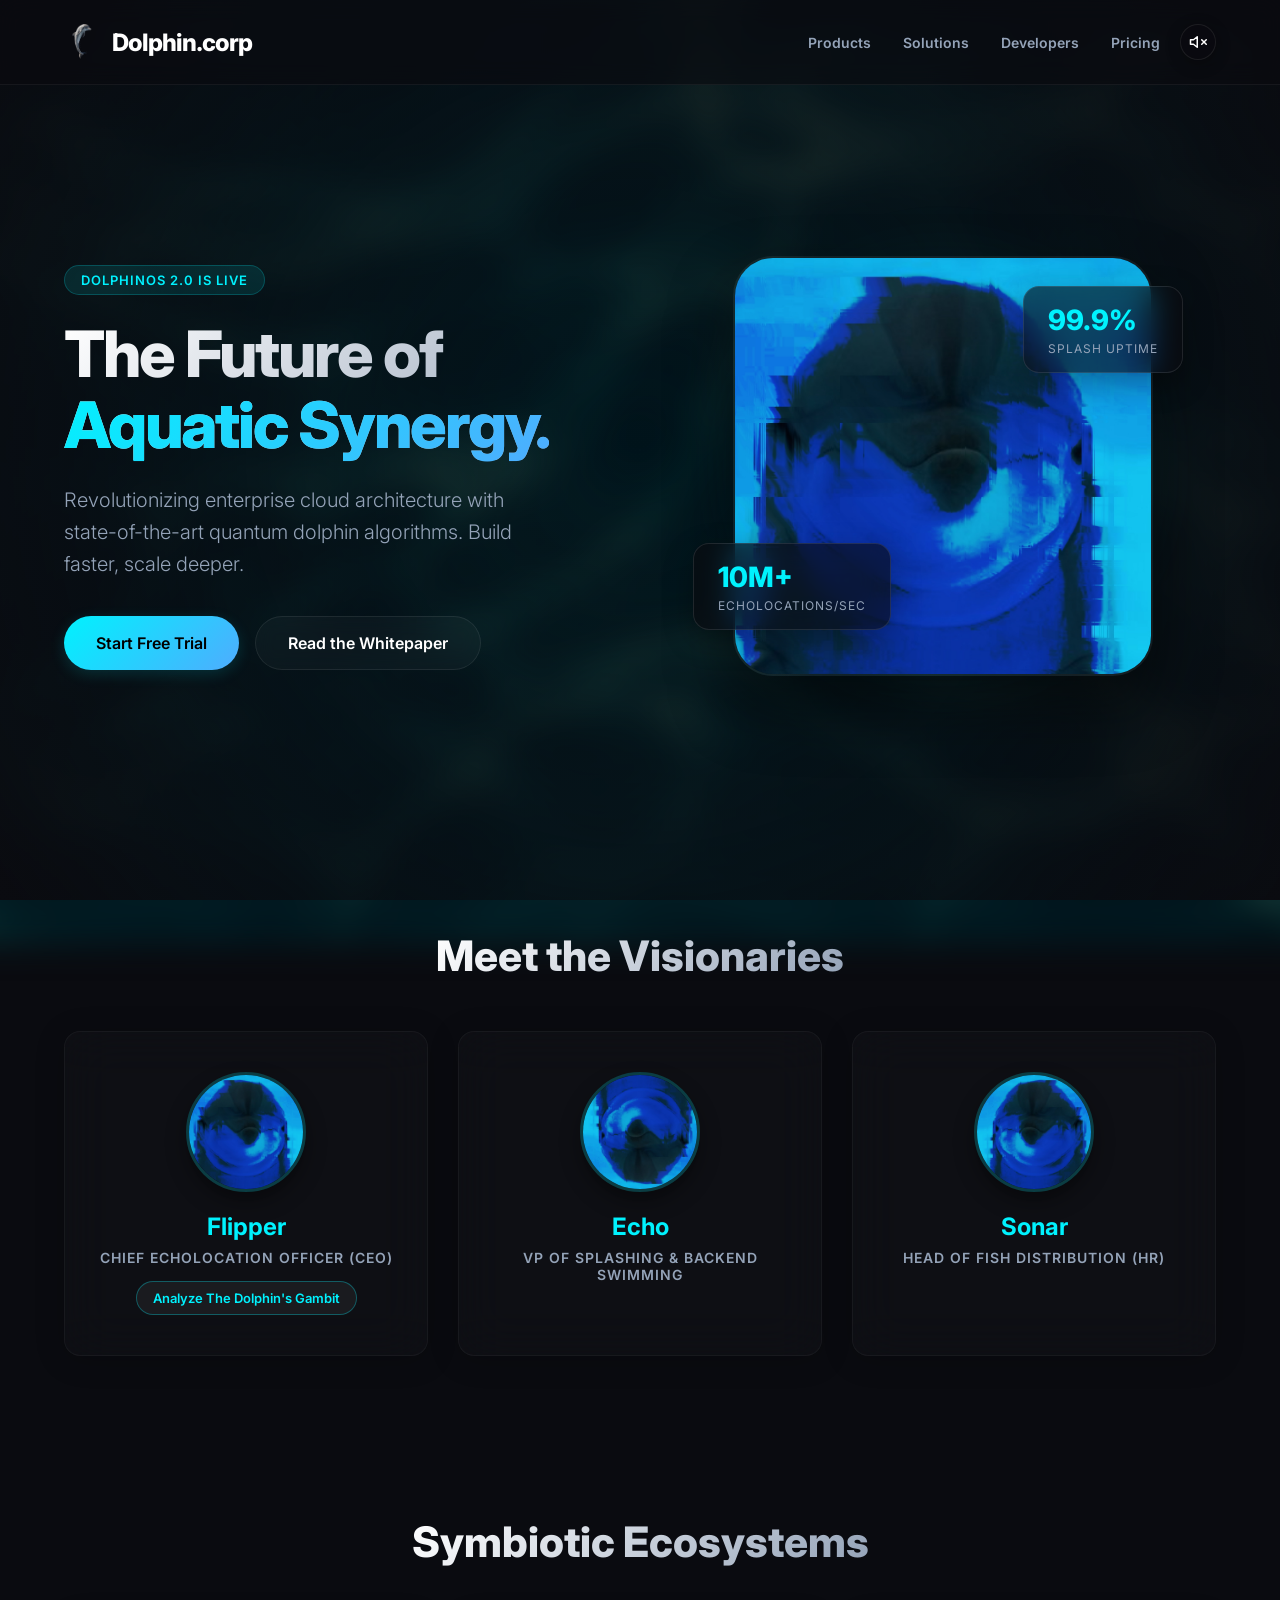
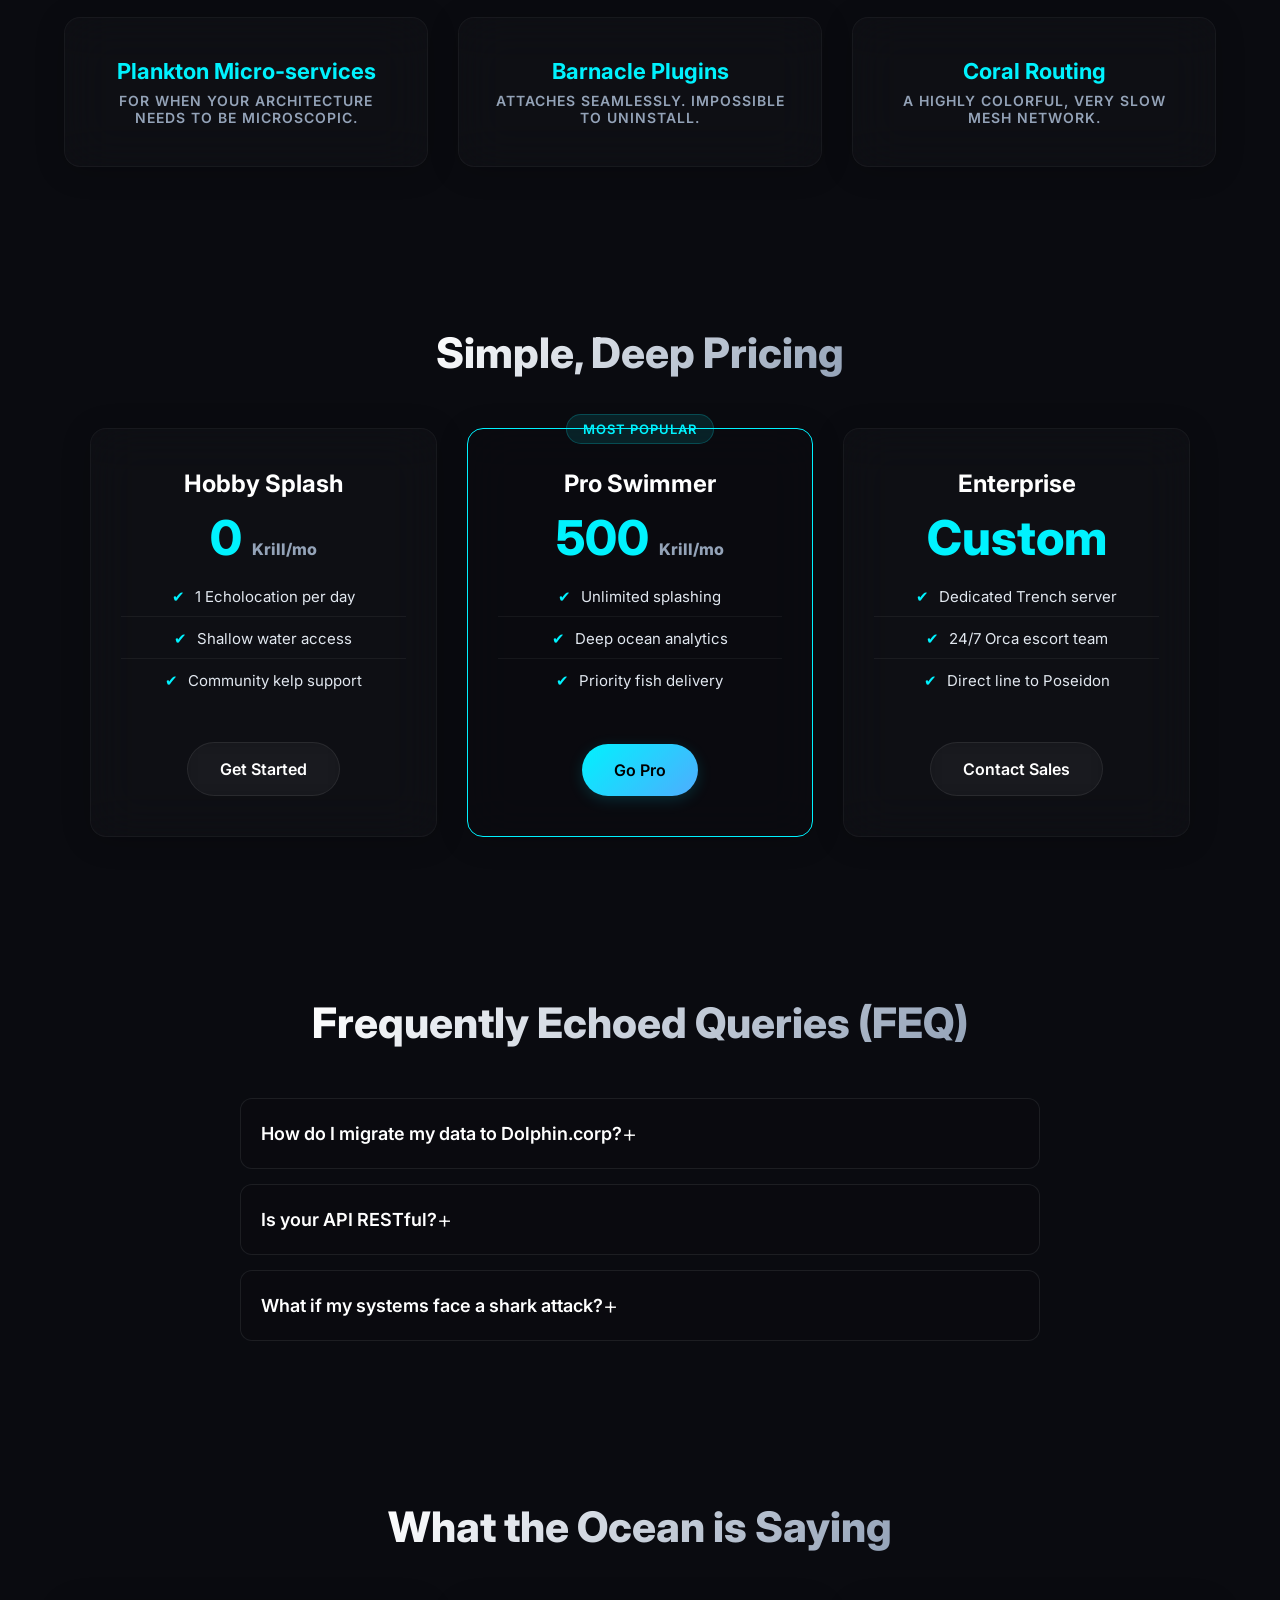
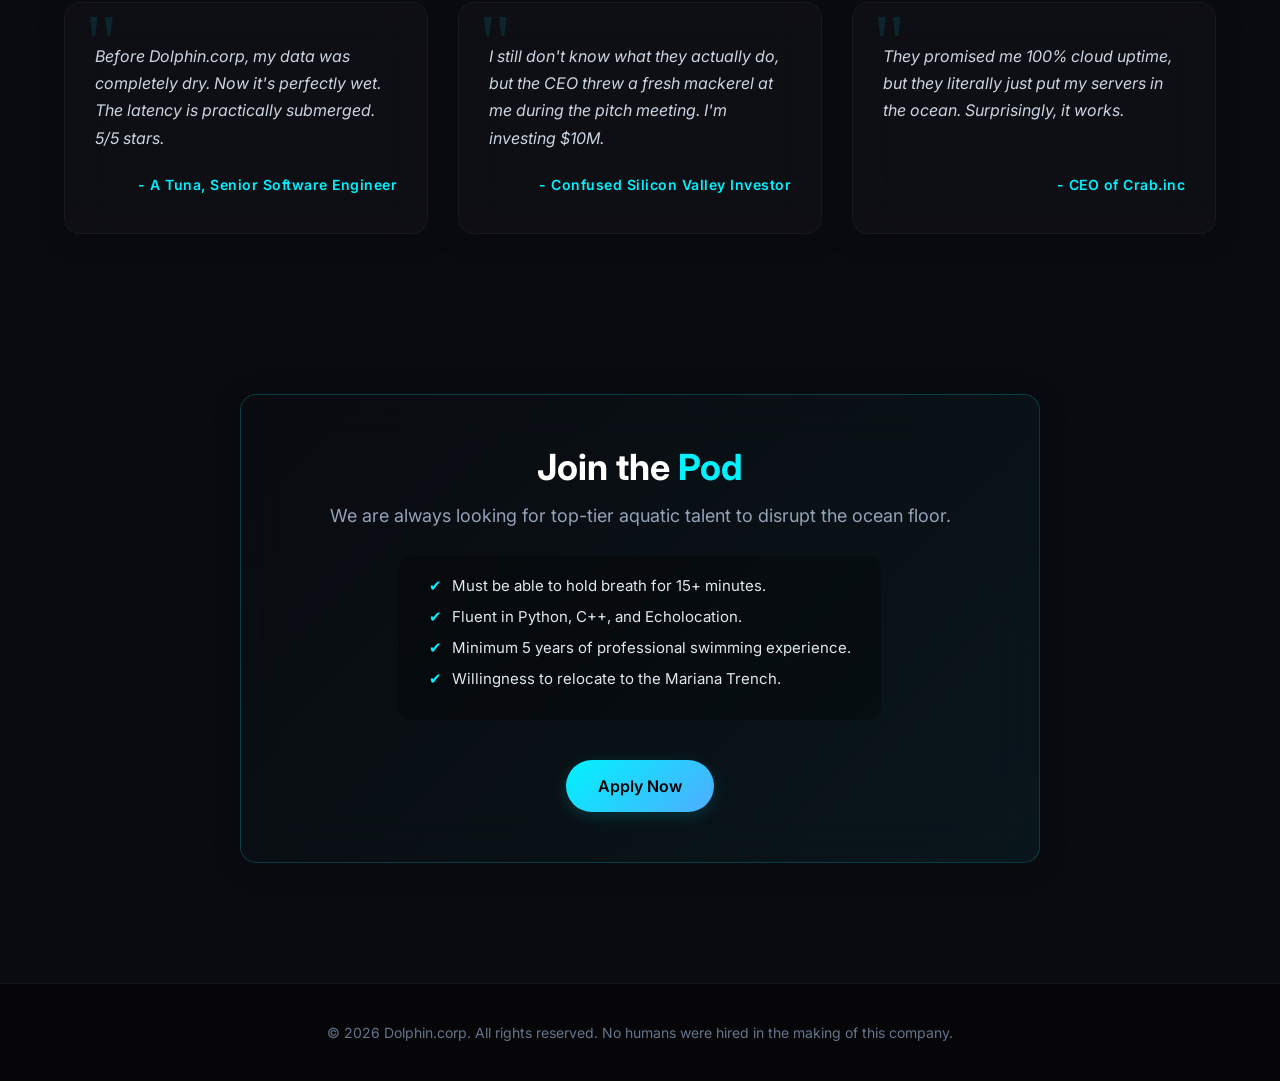
<file: index.html>
<!DOCTYPE html>
<html lang="en">

<head>
  <meta charset="UTF-8">
  <meta name="viewport" content="width=device-width, initial-scale=1.0">
  <title>Dolphin.corp | Aquatic Synergy</title>

  <!-- External CSS -->
  <link rel="stylesheet" href="style.css">

  <!-- Modern, sleek font from Google Fonts -->
  <link href="https://fonts.googleapis.com/css2?family=Inter:wght@300;400;600;800&display=swap" rel="stylesheet">
  
  <!-- SEO and Open Graph Tags -->
  <meta name="description" content="Revolutionizing enterprise cloud architecture with state-of-the-art quantum dolphin algorithms.">
  <meta property="og:title" content="Dolphin.corp | Aquatic Synergy">
  <meta property="og:description" content="Build faster, scale deeper. Explore our Web3 underwater assets and sonar-based load balancing.">
  <meta property="og:image" content="dolphinmini.png">
  <meta property="og:type" content="website">
  
  <!-- Favicon -->
  <link rel="icon" type="image/png" href="dolphinmini.png">

  <!-- Keep Google Analytics if they had it before -->
  <script async src="https://www.googletagmanager.com/gtag/js?id=G-6XYJWCW1GJ"></script>
  <script>
    window.dataLayer = window.dataLayer || [];
    function gtag() { dataLayer.push(arguments); }
    gtag('js', new Date());
    gtag('config', 'G-6XYJWCW1GJ');
  </script>

</head>

<body>

  <!-- Background Layers -->
  <div class="bg-image"></div>
  <div class="bg-overlay"></div>

  <!-- Glassmorphism Navbar -->
  <nav>
    <div class="logo" id="nav-logo">
      <img src="dolphinmini.png" alt="Logo">
      Dolphin.corp
    </div>
    <div class="nav-right">
      <div class="nav-links">
        <a class="nav-item">Products</a>
        <a class="nav-item">Solutions</a>
        <a class="nav-item">Developers</a>
        <a class="nav-item">Pricing</a>
      </div>
      <button id="audio-toggle" class="audio-toggle" aria-label="Toggle Audio" title="Toggle Background Audio">
        <svg class="icon-muted" width="18" height="18" viewBox="0 0 24 24" fill="none" stroke="currentColor" stroke-width="2" stroke-linecap="round" stroke-linejoin="round">
          <polygon points="11 5 6 9 2 9 2 15 6 15 11 19 11 5"></polygon>
          <line x1="23" y1="9" x2="17" y2="15"></line>
          <line x1="17" y1="9" x2="23" y2="15"></line>
        </svg>
        <svg class="icon-playing" width="18" height="18" viewBox="0 0 24 24" fill="none" stroke="currentColor" stroke-width="2" stroke-linecap="round" stroke-linejoin="round" style="display: none;">
          <polygon points="11 5 6 9 2 9 2 15 6 15 11 19 11 5"></polygon>
          <path d="M19.07 4.93a10 10 0 0 1 0 14.14M15.54 8.46a5 5 0 0 1 0 7.07"></path>
        </svg>
      </button>
      <button class="hamburger" id="hamburger-btn" aria-label="Menu">
        <span></span>
        <span></span>
        <span></span>
      </button>
    </div>
  </nav>

  <!-- Mobile Menu Overlay -->
  <div class="mobile-menu-overlay" id="mobile-menu">
    <div class="mobile-nav-links">
      <a class="nav-item mobile-item">Products</a>
      <a class="nav-item mobile-item">Solutions</a>
      <a class="nav-item mobile-item">Developers</a>
      <a class="nav-item mobile-item">Pricing</a>
    </div>
  </div>

  <!-- Main Hero Section -->
  <main class="hero">
    <div class="hero-content">
      <div class="text-content reveal">
        <div class="badge">DolphinOS 2.0 is live</div>
        <h1>The Future of <br><span>Aquatic Synergy.</span></h1>
        <p class="subtitle">Revolutionizing enterprise cloud architecture with state-of-the-art quantum dolphin
          algorithms. Build faster, scale deeper.</p>
        <div class="buttons">
          <button class="btn-primary" id="btn-start">Start Free Trial</button>
          <button class="btn-secondary" id="btn-docs">Read the Whitepaper</button>
        </div>
      </div>

      <div class="visual-content reveal delay-2">
        <div class="dolphin-container">
          <div class="glow"></div>
          <img src="dolphin.jpg" alt="Dolphin Masterpiece" class="dolphin-image" id="main-dolphin">

          <div class="stat-card top-right">
            <div class="stat-value">99.9%</div>
            <div class="stat-label">Splash Uptime</div>
          </div>

          <div class="stat-card bottom-left">
            <div class="stat-value">10M+</div>
            <div class="stat-label">Echolocations/sec</div>
          </div>
        </div>
      </div>
    </div>
  </main>

  <!-- TEAM SECTION -->
  <section class="content-section" id="team">
    <h2 class="section-title reveal">Meet the Visionaries</h2>
    <div class="grid-container">
      <div class="glass-card team-card reveal delay-1">
        <img src="dolphin.jpg" alt="CEO">
        <h3>Flipper</h3>
        <p class="role">Chief Echolocation Officer (CEO)</p>
        <a href="chess.html" class="btn-gambit">Analyze The Dolphin's Gambit</a>
      </div>
      <!-- Same image but hue rotated for comedy -->
      <div class="glass-card team-card reveal delay-2">
        <img src="dolphin1.jpg" alt="CEO">
        <h3>Echo</h3>
        <p class="role">VP of Splashing & Backend Swimming</p>
      </div>
      <div class="glass-card team-card reveal delay-3">
        <img src="dolphin2.jpg" alt="CEO">
        <h3>Sonar</h3>
        <p class="role">Head of Fish Distribution (HR)</p>
      </div>
    </div>
  </section>

  <!-- INTEGRATIONS SECTION -->
  <section class="content-section" id="integrations">
    <h2 class="section-title reveal">Symbiotic Ecosystems</h2>
    <div class="grid-container">
      <div class="glass-card team-card reveal delay-1" style="justify-content: center;">
        <h3 style="font-size: 22px;">Plankton Micro-services</h3>
        <p class="role">For when your architecture needs to be microscopic.</p>
      </div>
      <div class="glass-card team-card reveal delay-2" style="justify-content: center;">
        <h3 style="font-size: 22px;">Barnacle Plugins</h3>
        <p class="role">Attaches seamlessly. Impossible to uninstall.</p>
      </div>
      <div class="glass-card team-card reveal delay-3" style="justify-content: center;">
        <h3 style="font-size: 22px;">Coral Routing</h3>
        <p class="role">A highly colorful, very slow mesh network.</p>
      </div>
    </div>
  </section>

  <!-- PRICING SECTION -->
  <section class="content-section" id="pricing">
    <h2 class="section-title reveal">Simple, Deep Pricing</h2>
    <div class="pricing-grid">
      <div class="glass-card pricing-card reveal delay-1">
        <h3>Hobby Splash</h3>
        <div class="price">0 <span>Krill/mo</span></div>
        <ul class="requirements">
          <li>1 Echolocation per day</li>
          <li>Shallow water access</li>
          <li>Community kelp support</li>
        </ul>
        <button class="btn-secondary btn-pricing">Get Started</button>
      </div>
      <div class="glass-card pricing-card featured reveal delay-2">
        <div class="badge" style="position: absolute; top:-15px; left:50%; transform:translateX(-50%);">Most Popular
        </div>
        <h3>Pro Swimmer</h3>
        <div class="price">500 <span>Krill/mo</span></div>
        <ul class="requirements">
          <li>Unlimited splashing</li>
          <li>Deep ocean analytics</li>
          <li>Priority fish delivery</li>
        </ul>
        <button class="btn-primary btn-pricing">Go Pro</button>
      </div>
      <div class="glass-card pricing-card reveal delay-3">
        <h3>Enterprise</h3>
        <div class="price">Custom</div>
        <ul class="requirements">
          <li>Dedicated Trench server</li>
          <li>24/7 Orca escort team</li>
          <li>Direct line to Poseidon</li>
        </ul>
        <button class="btn-secondary btn-pricing">Contact Sales</button>
      </div>
    </div>
  </section>

  <!-- FEQ SECTION -->
  <section class="content-section" id="faq">
    <h2 class="section-title reveal">Frequently Echoed Queries (FEQ)</h2>
    <div class="faq-container reveal delay-1">

      <div class="faq-item">
        <button class="faq-question">How do I migrate my data to Dolphin.corp? <span class="icon">+</span></button>
        <div class="faq-answer">
          <p>It's simple. Just throw your hard drives directly into the ocean. Our specialized retrieval dolphins will
            locate them and upload the data via sonar.</p>
        </div>
      </div>

      <div class="faq-item">
        <button class="faq-question">Is your API RESTful? <span class="icon">+</span></button>
        <div class="faq-answer">
          <p>No, it is SPLASHful. Data transfers require constant kinetic movement. If your servers sit still, the
            packets will simply sink to the ocean floor.</p>
        </div>
      </div>

      <div class="faq-item">
        <button class="faq-question">What if my systems face a shark attack? <span class="icon">+</span></button>
        <div class="faq-answer">
          <p>Shark mitigation is not included in the Hobby or Pro tiers. Only Enterprise users receive our 24/7 Orca
            Escort mitigation service. Otherwise, you're on your own.</p>
        </div>
      </div>

    </div>
  </section>

  <!-- TESTIMONIALS SECTION -->
  <section class="content-section" id="testimonials">
    <h2 class="section-title reveal">What the Ocean is Saying</h2>
    <div class="grid-container">
      <div class="glass-card quote-card reveal delay-1">
        <p>Before Dolphin.corp, my data was completely dry. Now it's perfectly wet. The latency is practically
          submerged. 5/5 stars.</p>
        <div class="author">- A Tuna, Senior Software Engineer</div>
      </div>
      <div class="glass-card quote-card reveal delay-2">
        <p>I still don't know what they actually do, but the CEO threw a fresh mackerel at me during the pitch meeting.
          I'm investing $10M.</p>
        <div class="author">- Confused Silicon Valley Investor</div>
      </div>
      <div class="glass-card quote-card reveal delay-3">
        <p>They promised me 100% cloud uptime, but they literally just put my servers in the ocean. Surprisingly, it
          works.</p>
        <div class="author">- CEO of Crab.inc</div>
      </div>
    </div>
  </section>

  <!-- CAREER SECTION -->
  <section class="content-section" id="career">
    <div class="glass-card career-banner reveal">
      <h2>Join the <span>Pod</span></h2>
      <p class="desc">We are always looking for top-tier aquatic talent to disrupt the ocean floor.</p>
      <ul class="requirements">
        <li>Must be able to hold breath for 15+ minutes.</li>
        <li>Fluent in Python, C++, and Echolocation.</li>
        <li>Minimum 5 years of professional swimming experience.</li>
        <li>Willingness to relocate to the Mariana Trench.</li>
      </ul>
      <br>
      <button class="btn-primary" id="btn-apply">Apply Now</button>
    </div>
  </section>

  <!-- FOOTER -->
  <footer class="reveal">
    <p>© 2026 Dolphin.corp. All rights reserved. No humans were hired in the making of this company.</p>
  </footer>

  <!-- Mobile Bottom CTA -->
  <div class="mobile-bottom-cta">
    <button class="btn-primary" id="btn-mobile-start">Start Free Trial</button>
  </div>

  <!-- External JS -->
  <script src="app.js"></script>

</body>

</html>
</file>
<file: style.css>
:root {
    --primary: #00f2fe;
    --secondary: #4facfe;
    --dark: #0a0b10;
    --text: #e2e8f0;
  }

  * {
    margin: 0;
    padding: 0;
    box-sizing: border-box;
  }

  body {
    font-family: 'Inter', sans-serif;
    color: var(--text);
    background-color: var(--dark);
    overflow-x: hidden;
    min-height: 100vh;
    display: flex;
    flex-direction: column;
  }

  /* Background setup: using waves.jpg with a dark modern overlay */
  .bg-image {
    position: fixed;
    top: -5%; left: -5%;
    width: 110%; height: 110%;
    background-image: url('waves.jpg');
    background-size: cover;
    background-position: center;
    filter: blur(15px) brightness(0.25);
    z-index: -2;
  }

  .bg-overlay {
    position: fixed;
    top: 0; left: 0;
    width: 100%; height: 100%;
    background: radial-gradient(circle at center, transparent 0%, var(--dark) 100%);
    z-index: -1;
  }

  /* Navbar */
  nav {
    display: flex;
    justify-content: space-between;
    align-items: center;
    padding: 24px 5%;
    width: 100%;
    background: rgba(10, 11, 16, 0.6);
    backdrop-filter: blur(12px);
    -webkit-backdrop-filter: blur(12px);
    border-bottom: 1px solid rgba(255, 255, 255, 0.05);
    z-index: 10;
    position: sticky;
    top: 0;
  }

  .logo {
    display: flex;
    align-items: center;
    gap: 12px;
    font-size: 24px;
    font-weight: 800;
    letter-spacing: -1px;
    color: #fff;
    cursor: pointer;
  }

  .logo img {
    width: 36px;
    height: 36px;
    border-radius: 8px;
    object-fit: contain;
  }

  .nav-links {
    display: flex;
    gap: 32px;
  }

  .nav-links a {
    color: #94a3b8;
    text-decoration: none;
    font-size: 14px;
    font-weight: 600;
    transition: all 0.2s ease-out;
    cursor: pointer;
    display: inline-block;
  }

  .nav-links a:hover {
    color: var(--primary);
  }

  /* Hero Section */
  .hero {
    display: flex;
    align-items: center;
    justify-content: center;
    padding: 60px 5%;
    position: relative;
    min-height: 85vh;
  }

  .hero-content {
    max-width: 1200px;
    width: 100%;
    display: grid;
    grid-template-columns: 1fr 1fr;
    gap: 60px;
    align-items: center;
  }

  .text-content {
    display: flex;
    flex-direction: column;
    gap: 24px;
    z-index: 2;
  }

  .badge {
    align-self: flex-start;
    padding: 6px 16px;
    background: rgba(0, 242, 254, 0.1);
    border: 1px solid rgba(0, 242, 254, 0.2);
    border-radius: 20px;
    color: var(--primary);
    font-size: 13px;
    font-weight: 600;
    text-transform: uppercase;
    letter-spacing: 1px;
  }

  h1 {
    font-size: clamp(40px, 5vw, 64px);
    font-weight: 800;
    line-height: 1.1;
    letter-spacing: -2px;
    background: linear-gradient(135deg, #fff 0%, #94a3b8 100%);
    -webkit-background-clip: text;
    -webkit-text-fill-color: transparent;
  }

  h1 span {
    background: linear-gradient(135deg, var(--primary) 0%, var(--secondary) 100%);
    -webkit-background-clip: text;
    -webkit-text-fill-color: transparent;
  }

  p.subtitle {
    font-size: clamp(16px, 2vw, 20px);
    line-height: 1.6;
    color: #94a3b8;
    font-weight: 300;
    max-width: 480px;
  }

  .buttons {
    display: flex;
    gap: 16px;
    margin-top: 12px;
    flex-wrap: wrap;
  }

  button {
    padding: 16px 32px;
    border-radius: 30px;
    font-size: 16px;
    font-weight: 600;
    cursor: pointer;
    transition: all 0.4s cubic-bezier(0.25, 1, 0.5, 1);
    border: none;
    font-family: inherit;
    width: 100%;
    max-width: max-content;
  }

  .btn-primary {
    background: linear-gradient(135deg, var(--primary) 0%, var(--secondary) 100%);
    color: #000;
    box-shadow: 0 4px 15px rgba(0, 242, 254, 0.15);
  }

  .btn-primary:hover {
    transform: translateY(-1px);
    box-shadow: 0 8px 25px rgba(0, 242, 254, 0.3);
    filter: brightness(1.1);
  }

  .btn-secondary {
    background: rgba(255, 255, 255, 0.03);
    color: #fff;
    border: 1px solid rgba(255, 255, 255, 0.08);
    backdrop-filter: blur(10px);
    -webkit-backdrop-filter: blur(10px);
  }

  .btn-secondary:hover {
    background: rgba(255, 255, 255, 0.06);
    border-color: rgba(255, 255, 255, 0.15);
    transform: translateY(-1px);
  }

  /* Visual Content */
  .visual-content {
    position: relative;
    display: flex;
    justify-content: center;
    align-items: center;
    z-index: 1;
  }

  .dolphin-container {
    position: relative;
    width: 100%;
    max-width: 420px;
    aspect-ratio: 1/1;
    animation: float 6s ease-in-out infinite;
  }

  .dolphin-image {
    width: 100%;
    height: 100%;
    border-radius: 40px;
    object-fit: cover;
    box-shadow: 0 30px 60px rgba(0,0,0,0.5);
    border: 2px solid rgba(255, 255, 255, 0.05);
    cursor: pointer;
    transition: transform 0.3s ease;
  }

  .dolphin-image:hover {
    transform: scale(1.02);
  }

  .glow {
    position: absolute;
    top: 50%; left: 50%;
    transform: translate(-50%, -50%);
    width: 120%; height: 120%;
    background: radial-gradient(circle, rgba(0, 242, 254, 0.15) 0%, transparent 70%);
    z-index: -1;
    filter: blur(20px);
  }

  /* Floating stats cards */
  .stat-card {
    position: absolute;
    background: rgba(10, 11, 16, 0.6);
    backdrop-filter: blur(16px);
    -webkit-backdrop-filter: blur(16px);
    border: 1px solid rgba(255, 255, 255, 0.1);
    padding: 16px 24px;
    border-radius: 16px;
    display: flex;
    flex-direction: column;
    gap: 4px;
    box-shadow: 0 10px 30px rgba(0,0,0,0.3);
    pointer-events: none;
  }

  .stat-card.top-right {
    top: 30px; right: -30px;
    animation: float 7s ease-in-out infinite 1s;
  }

  .stat-card.bottom-left {
    bottom: 50px; left: -40px;
    animation: float 5s ease-in-out infinite 0.5s;
  }

  .stat-value {
    font-size: clamp(20px, 3vw, 28px);
    font-weight: 800;
    color: var(--primary);
  }

  .stat-label {
    font-size: 12px;
    color: #94a3b8;
    text-transform: uppercase;
    letter-spacing: 1px;
  }

  @keyframes float {
    0%, 100% { transform: translateY(0); }
    50% { transform: translateY(-20px); }
  }


  /* ======== NEW SECTIONS (TEAM, REVIEWS, CAREER, PRICING, FEQ) ======== */
  section.content-section {
    padding: 80px 5%;
    display: flex;
    flex-direction: column;
    align-items: center;
    position: relative;
    z-index: 2;
  }

  .section-title {
    font-size: clamp(28px, 4vw, 42px);
    font-weight: 800;
    margin-bottom: 50px;
    text-align: center;
    background: linear-gradient(135deg, #fff 0%, #94a3b8 100%);
    -webkit-background-clip: text;
    -webkit-text-fill-color: transparent;
  }

  .grid-container {
    display: grid;
    grid-template-columns: repeat(auto-fit, minmax(280px, 1fr));
    gap: 30px;
    width: 100%;
    max-width: 1200px;
  }

  .glass-card {
    background: rgba(255, 255, 255, 0.02);
    backdrop-filter: blur(24px);
    -webkit-backdrop-filter: blur(24px);
    border: 1px solid rgba(255, 255, 255, 0.04);
    border-radius: 16px;
    padding: 40px 30px;
    transition: all 0.4s cubic-bezier(0.25, 1, 0.5, 1);
    cursor: default;
    box-shadow: 0 4px 30px rgba(0, 0, 0, 0.2);
  }

  .glass-card:hover {
    transform: translateY(-2px);
    border: 1px solid rgba(255, 255, 255, 0.08);
    background: rgba(255, 255, 255, 0.03);
    box-shadow: 0 10px 40px rgba(0, 0, 0, 0.4);
  }

  /* Team & Integrations Section */
  .team-card {
    text-align: center;
    display: flex;
    flex-direction: column;
    align-items: center;
  }
  
  .team-card img {
    width: 120px;
    height: 120px;
    border-radius: 50%;
    object-fit: cover;
    margin-bottom: 20px;
    border: 3px solid rgba(0, 242, 254, 0.2);
    box-shadow: 0 10px 20px rgba(0,0,0,0.4);
  }

  .team-card h3 {
    font-size: 24px;
    color: var(--primary);
    margin-bottom: 8px;
  }

  .team-card .role {
    color: #94a3b8;
    font-size: 14px;
    text-transform: uppercase;
    letter-spacing: 1px;
    font-weight: 600;
  }

  .btn-gambit {
    margin-top: 15px;
    padding: 8px 16px;
    background: rgba(255, 255, 255, 0.05);
    border: 1px solid rgba(0, 242, 254, 0.3);
    border-radius: 20px;
    color: var(--primary);
    font-size: 13px;
    font-weight: 600;
    text-decoration: none;
    transition: all 0.3s cubic-bezier(0.25, 1, 0.5, 1);
  }
  
  .btn-gambit:hover {
    background: rgba(0, 242, 254, 0.1);
    transform: translateY(-2px);
    box-shadow: 0 4px 15px rgba(0, 242, 254, 0.2);
  }

  /* Pricing Section */
  .pricing-grid {
    display: grid;
    grid-template-columns: repeat(auto-fit, minmax(300px, 1fr));
    gap: 30px;
    width: 100%;
    max-width: 1100px;
  }

  .pricing-card {
    display: flex;
    flex-direction: column;
    align-items: center;
    text-align: center;
    position: relative;
    cursor: default;
  }

  .pricing-card.featured {
    border-color: var(--primary);
    background: rgba(10, 11, 16, 0.7);
    transform: scale(1.05);
  }

  .pricing-card.featured:hover {
    transform: scale(1.08);
  }

  .pricing-card h3 {
    font-size: 24px;
    color: #fff;
    margin-bottom: 10px;
  }

  .pricing-card .price {
    font-size: 48px;
    font-weight: 800;
    color: var(--primary);
    margin-bottom: 20px;
  }

  .pricing-card .price span {
    font-size: 16px;
    color: #94a3b8;
  }

  .pricing-card .requirements {
    width: 100%;
    margin-bottom: 30px;
    background: transparent;
    padding: 0;
  }

  .pricing-card .requirements li {
    justify-content: center;
    border-bottom: 1px solid rgba(255,255,255,0.05);
    padding-bottom: 10px;
  }
  .pricing-card .requirements li:last-child {
    border-bottom: none;
  }

  .btn-pricing {
    margin-top: auto;
    width: 100%;
  }

  /* FEQ Section */
  .faq-container {
    width: 100%;
    max-width: 800px;
    display: flex;
    flex-direction: column;
    gap: 15px;
  }

  .faq-item {
    background: rgba(10, 11, 16, 0.4);
    border: 1px solid rgba(255, 255, 255, 0.08);
    border-radius: 12px;
    overflow: hidden;
  }

  .faq-question {
    width: 100%;
    text-align: left;
    padding: 20px;
    background: transparent;
    border: none;
    color: #fff;
    font-size: 18px;
    font-weight: 600;
    display: flex;
    justify-content: space-between;
    align-items: center;
    cursor: pointer;
    font-family: inherit;
    border-radius: 0;
  }

  .faq-question:hover {
    color: var(--primary);
    transform: none;
    box-shadow: none;
  }

  .faq-question .icon {
    font-size: 24px;
    font-weight: 300;
    transition: transform 0.3s ease;
  }

  .faq-answer {
    max-height: 0;
    overflow: hidden;
    transition: max-height 0.3s ease-out, padding 0.3s ease;
    background: rgba(0, 0, 0, 0.2);
  }

  .faq-answer p {
    color: #cbd5e1;
    line-height: 1.6;
    padding: 0 20px;
  }

  .faq-item.active .faq-answer {
    max-height: 200px;
    padding: 0 0 20px 0;
  }

  .faq-item.active .faq-question .icon {
    transform: rotate(45deg);
  }

  /* Testimonials */
  .quote-card {
    display: flex;
    flex-direction: column;
    justify-content: space-between;
    position: relative;
  }

  .quote-card::before {
    content: '"';
    font-size: 80px;
    position: absolute;
    top: 0px;
    left: 20px;
    color: rgba(0, 242, 254, 0.1);
    font-family: serif;
    line-height: 1;
  }

  .quote-card p {
    font-size: 16px;
    line-height: 1.7;
    color: #cbd5e1;
    font-style: italic;
    margin-bottom: 24px;
    position: relative;
    z-index: 1;
  }

  .quote-card .author {
    color: var(--primary);
    font-weight: 600;
    text-align: right;
    font-size: 14px;
    letter-spacing: 0.5px;
  }

  /* Career Section */
  .career-banner {
    max-width: 800px;
    width: 100%;
    text-align: center;
    background: linear-gradient(135deg, rgba(10, 11, 16, 0.7) 0%, rgba(0, 242, 254, 0.05) 100%);
    padding: 50px 30px;
    border: 1px solid rgba(0, 242, 254, 0.2);
  }

  .career-banner h2 {
    font-size: clamp(28px, 4vw, 36px);
    color: #fff;
    margin-bottom: 16px;
  }
  .career-banner h2 span { color: var(--primary); }

  .career-banner p.desc {
    font-size: clamp(16px, 2vw, 18px);
    color: #94a3b8;
    margin-bottom: 30px;
  }

  .requirements {
    list-style: none;
    text-align: left;
    display: inline-block;
    margin-bottom: 40px;
    background: rgba(0,0,0,0.3);
    padding: 20px 30px;
    border-radius: 12px;
  }

  .requirements li {
    font-size: 15px;
    color: #e2e8f0;
    margin-bottom: 12px;
    display: flex;
    align-items: center;
    gap: 10px;
  }
  .requirements li::before {
    content: '✔';
    color: var(--primary);
  }

  .career-banner button {
    margin: 0 auto;
  }

  /* Footer */
  footer {
    text-align: center;
    padding: 40px 5%;
    border-top: 1px solid rgba(255, 255, 255, 0.05);
    background: rgba(0, 0, 0, 0.4);
    color: #64748b;
    font-size: 14px;
    position: relative;
    z-index: 2;
    margin-top: 40px;
  }

  /* Reveal Animations */
  .reveal {
    opacity: 0;
    transform: translateY(40px);
    transition: all 0.8s cubic-bezier(0.175, 0.885, 0.32, 1.275);
  }

  .reveal.active {
    opacity: 1;
    transform: translateY(0);
  }
  
  .reveal.delay-1 { transition-delay: 0.1s; }
  .reveal.delay-2 { transition-delay: 0.2s; }
  .reveal.delay-3 { transition-delay: 0.3s; }

  .nav-right {
    display: flex;
    align-items: center;
    gap: 20px;
  }

  /* Audio Toggle Button */
  .audio-toggle {
    width: 36px;
    height: 36px;
    min-width: 36px;
    padding: 0;
    display: flex;
    align-items: center;
    justify-content: center;
    background: rgba(10, 11, 16, 0.6);
    backdrop-filter: blur(16px);
    -webkit-backdrop-filter: blur(16px);
    border: 1px solid rgba(255, 255, 255, 0.08);
    border-radius: 50%;
    color: #fff;
    font-size: 16px;
    cursor: pointer;
    box-shadow: 0 4px 15px rgba(0,0,0,0.3);
    transition: all 0.3s ease;
  }
  .audio-toggle:hover {
    background: rgba(10, 11, 16, 0.8);
    border-color: rgba(255, 255, 255, 0.15);
  }

  /* --- NEW MOBILE ELEMENTS (Hidden on Desktop) --- */
  .hamburger {
    display: none;
    background: transparent;
    border: none;
    cursor: pointer;
    flex-direction: column;
    gap: 6px;
    z-index: 1000;
  }
  .hamburger span {
    width: 30px;
    height: 3px;
    background: #fff;
    border-radius: 3px;
    transition: all 0.3s ease;
  }
  .hamburger.active span:nth-child(1) {
    transform: rotate(45deg) translate(6px, 6px);
  }
  .hamburger.active span:nth-child(2) {
    opacity: 0;
  }
  .hamburger.active span:nth-child(3) {
    transform: rotate(-45deg) translate(6px, -7px);
  }

  .mobile-menu-overlay {
    position: fixed;
    top: 0;
    left: 0;
    width: 100%;
    height: 100%;
    background: rgba(10, 11, 16, 0.85);
    backdrop-filter: blur(20px);
    -webkit-backdrop-filter: blur(20px);
    z-index: 999;
    display: flex;
    flex-direction: column;
    justify-content: center;
    align-items: center;
    opacity: 0;
    pointer-events: none;
    transition: all 0.4s ease;
  }
  .mobile-menu-overlay.open {
    opacity: 1;
    pointer-events: auto;
  }
  .mobile-nav-links {
    display: flex;
    flex-direction: column;
    gap: 30px;
    text-align: center;
  }
  .mobile-nav-links a {
    font-size: 28px;
    color: #fff;
    text-decoration: none;
    font-weight: 700;
    transition: color 0.2s ease;
  }
  .mobile-nav-links a:hover, .mobile-nav-links a:active {
    color: var(--primary);
  }
  
  .mobile-bottom-cta {
    display: none;
    position: fixed;
    bottom: 0;
    left: 0;
    width: 100%;
    padding: 15px 20px;
    background: rgba(10, 11, 16, 0.8);
    backdrop-filter: blur(15px);
    -webkit-backdrop-filter: blur(15px);
    border-top: 1px solid rgba(255, 255, 255, 0.1);
    z-index: 998;
    box-shadow: 0 -10px 30px rgba(0,0,0,0.5);
  }

  /* Mobile Responsive Fixes */
  @media (max-width: 968px) {
    .hero-content {
      grid-template-columns: 1fr;
      text-align: center;
      gap: 50px;
      padding: 20px 0;
    }
    .badge { align-self: center; }
    .text-content { align-items: center; }
    .stat-card.top-right { right: 0; top: 0; }
    .stat-card.bottom-left { left: 0; bottom: 0; }
    .pricing-card.featured { transform: scale(1); }
    .pricing-card.featured:hover { transform: scale(1.02); }
  }

  @media (max-width: 600px) {
    .nav-links { display: none; }
    .hamburger { display: flex; }
    
    .mobile-bottom-cta {
      display: block;
    }
    
    /* Add padding to body so bottom CTA doesn't cover footer */
    body {
      padding-bottom: 80px;
    }

    .buttons { 
      flex-direction: column; 
      width: 100%; 
      align-items: center;
    }
    button {
      max-width: 100%;
      width: 100%;
    }
    
    /* Touch active states */
    button:active, .glass-card:active {
      transform: scale(0.96) !important;
      transition: transform 0.1s ease;
    }

    /* Horizontal Scroll Snap for Cards */
    .grid-container, .pricing-grid {
      display: flex !important;
      flex-wrap: nowrap !important;
      overflow-x: auto !important;
      scroll-snap-type: x mandatory;
      gap: 15px;
      padding-bottom: 20px;
      /* Hide scrollbar */
      -ms-overflow-style: none;
      scrollbar-width: none;
    }
    .grid-container::-webkit-scrollbar, .pricing-grid::-webkit-scrollbar {
      display: none;
    }
    .glass-card, .pricing-card {
      min-width: 85vw;
      scroll-snap-align: center;
      flex: 0 0 auto;
    }

    .stat-card { display: none; }
    
    .audio-toggle {
      width: 32px;
      height: 32px;
      min-width: 32px;
      padding: 0;
      font-size: 14px;
    }
    
    section.content-section {
      padding: 50px 5%;
    }
    .career-banner {
      padding: 30px 15px;
    }
    .requirements {
      padding: 15px;
    }
  }

  /* ======== NOSTALGIC 2000s FORUM/BLOG STYLES ======== */
  .blog-body {
    font-family: Verdana, Arial, Helvetica, sans-serif;
    color: #cccccc;
    overflow-y: auto;
    background-color: #000000;
    line-height: 1.4;
  }

  .blog-container {
    width: 95%;
    max-width: 1000px;
    margin: 20px auto;
    display: flex;
    flex-direction: column;
    gap: 10px;
    position: relative;
    z-index: 5;
  }

  /* Old school Windows Bevels */
  .blog-header {
    background-color: #1a1a1a;
    border: 2px solid;
    border-color: #555 #000 #000 #555;
    padding: 10px 15px;
    display: flex;
    justify-content: space-between;
    align-items: center;
  }

  .blog-title {
    color: #ffffff;
    font-size: 20px;
    font-weight: bold;
    margin-bottom: 2px;
  }

  .blog-subtitle {
    color: #888888;
    font-size: 12px;
  }

  .blog-layout {
    display: grid;
    grid-template-columns: 250px 1fr;
    gap: 10px;
    align-items: start;
  }

  /* Sidebar */
  .blog-sidebar {
    background-color: #1a1a1a;
    border: 2px solid;
    border-color: #555 #000 #000 #555;
    padding: 10px;
    position: sticky;
    top: 10px;
    max-height: 80vh;
    overflow-y: auto;
  }

  .ascii-logo {
    color: #4da6ff;
    font-family: 'Courier New', Courier, monospace;
    font-size: 11px;
    line-height: 1.1;
    text-align: center;
    margin-bottom: 15px;
    border-bottom: 1px dashed #333;
    padding-bottom: 10px;
    font-weight: bold;
    overflow-x: hidden;
  }

  .blog-sidebar h3 {
    color: #ffffff;
    margin-bottom: 10px;
    font-size: 13px;
    font-weight: bold;
    background-color: #333333;
    padding: 3px 5px;
    border: 1px solid #555555;
  }

  .blog-search {
    width: 100%;
    padding: 3px;
    margin-bottom: 15px;
    background: #000000;
    border: 2px inset #555;
    color: #00ff00; /* Hacker green text */
    font-family: 'Courier New', Courier, monospace;
    font-size: 12px;
  }

  .post-list {
    list-style: none;
    display: flex;
    flex-direction: column;
    gap: 0;
  }

  .post-list-item {
    color: #999999;
    padding: 8px 5px;
    cursor: pointer;
    font-size: 12px;
    border-bottom: 1px dashed #333;
  }

  .post-list-title {
    font-weight: bold;
    margin-bottom: 4px;
    color: #cccccc;
  }

  .post-list-date {
    font-size: 10px;
    color: #666666;
    font-family: 'Courier New', Courier, monospace;
  }

  .post-list-item:hover {
    background-color: #222222;
    color: #ffffff;
  }

  .post-list-item.active {
    background-color: #333333;
    color: #ffffff;
    font-weight: bold;
  }

  /* Main Content */
  .blog-content {
    background-color: #1a1a1a;
    border: 2px solid;
    border-color: #555 #000 #000 #555;
    padding: 20px;
    min-height: 60vh;
  }

  .post-header-main {
    margin-bottom: 15px;
    border-bottom: 1px solid #444;
    padding-bottom: 5px;
  }

  .post-header-main h2 {
    color: #ffffff;
    font-size: 22px;
    margin-bottom: 5px;
    font-weight: bold;
  }

  .post-meta {
    display: flex;
    align-items: center;
    gap: 15px;
    flex-wrap: wrap;
  }

  .post-date {
    color: #777777;
    font-size: 11px;
  }

  .post-tags {
    display: flex;
    gap: 5px;
    flex-wrap: wrap;
  }

  .tag {
    color: #4da6ff;
    font-size: 11px;
    font-family: 'Courier New', Courier, monospace;
  }

  .tag::before {
    content: "[";
    color: #666;
  }
  .tag::after {
    content: "]";
    color: #666;
  }

  .post-image {
    width: 100%;
    max-height: 300px;
    object-fit: contain;
    background-color: #000;
    margin-bottom: 20px;
    border: 2px inset #444;
  }

  .post-body {
    font-family: Verdana, Arial, Helvetica, sans-serif;
    color: #cccccc;
    font-size: 13px;
    line-height: 1.5;
    word-wrap: break-word;
    overflow-wrap: break-word;
  }

  .post-body p {
    margin-bottom: 12px;
  }
  
  .post-body pre {
    background-color: #000000;
    padding: 10px;
    border: 2px inset #555;
    white-space: pre-wrap;
    word-break: break-all;
    font-family: 'Courier New', Courier, monospace;
    font-size: 11px;
    margin-bottom: 12px;
  }
  
  .post-body code {
    font-family: 'Courier New', Courier, monospace;
    background-color: #000;
    color: #00ff00;
  }
  
  .post-body h2, .post-body h3 {
    color: #ffffff;
    margin-top: 20px;
    margin-bottom: 10px;
    font-size: 15px;
    border-bottom: 1px dotted #555;
  }

  /* Classic buttons and links */
  .retro-link {
    display: inline-block;
    color: #4da6ff;
    text-decoration: underline;
    font-size: 12px;
    padding: 5px 0;
  }
  
  .retro-link:hover {
    color: #ffffff;
  }

  .retro-btn {
    background-color: #cccccc;
    color: #000000;
    border: 2px outset #ffffff;
    padding: 3px 8px;
    font-family: Tahoma, Verdana, sans-serif;
    font-size: 11px;
    cursor: pointer;
    font-weight: bold;
  }

  .retro-btn:active, .retro-btn.active {
    border: 2px inset #ffffff;
    background-color: #aaaaaa;
  }

  /* Mobile Responsiveness */
  @media (max-width: 768px) {
    .blog-container {
      width: 98%;
      margin: 10px auto;
    }
    
    .blog-header {
      flex-direction: column;
      text-align: center;
      gap: 10px;
      padding: 10px;
    }

    .blog-title {
      font-size: 18px;
    }

    .blog-layout {
      grid-template-columns: 1fr;
    }
    
    .blog-sidebar {
      position: static;
      max-height: 250px;
      padding: 10px;
    }

    .ascii-logo {
      font-size: 8px; /* Scale down on mobile */
      margin-bottom: 5px;
      padding-bottom: 5px;
    }

    .blog-content {
      padding: 10px 15px;
    }
    
    .post-header-main h2 {
      font-size: 18px;
    }
    
    .post-body {
      font-size: 12px;
    }
  }
</file>
